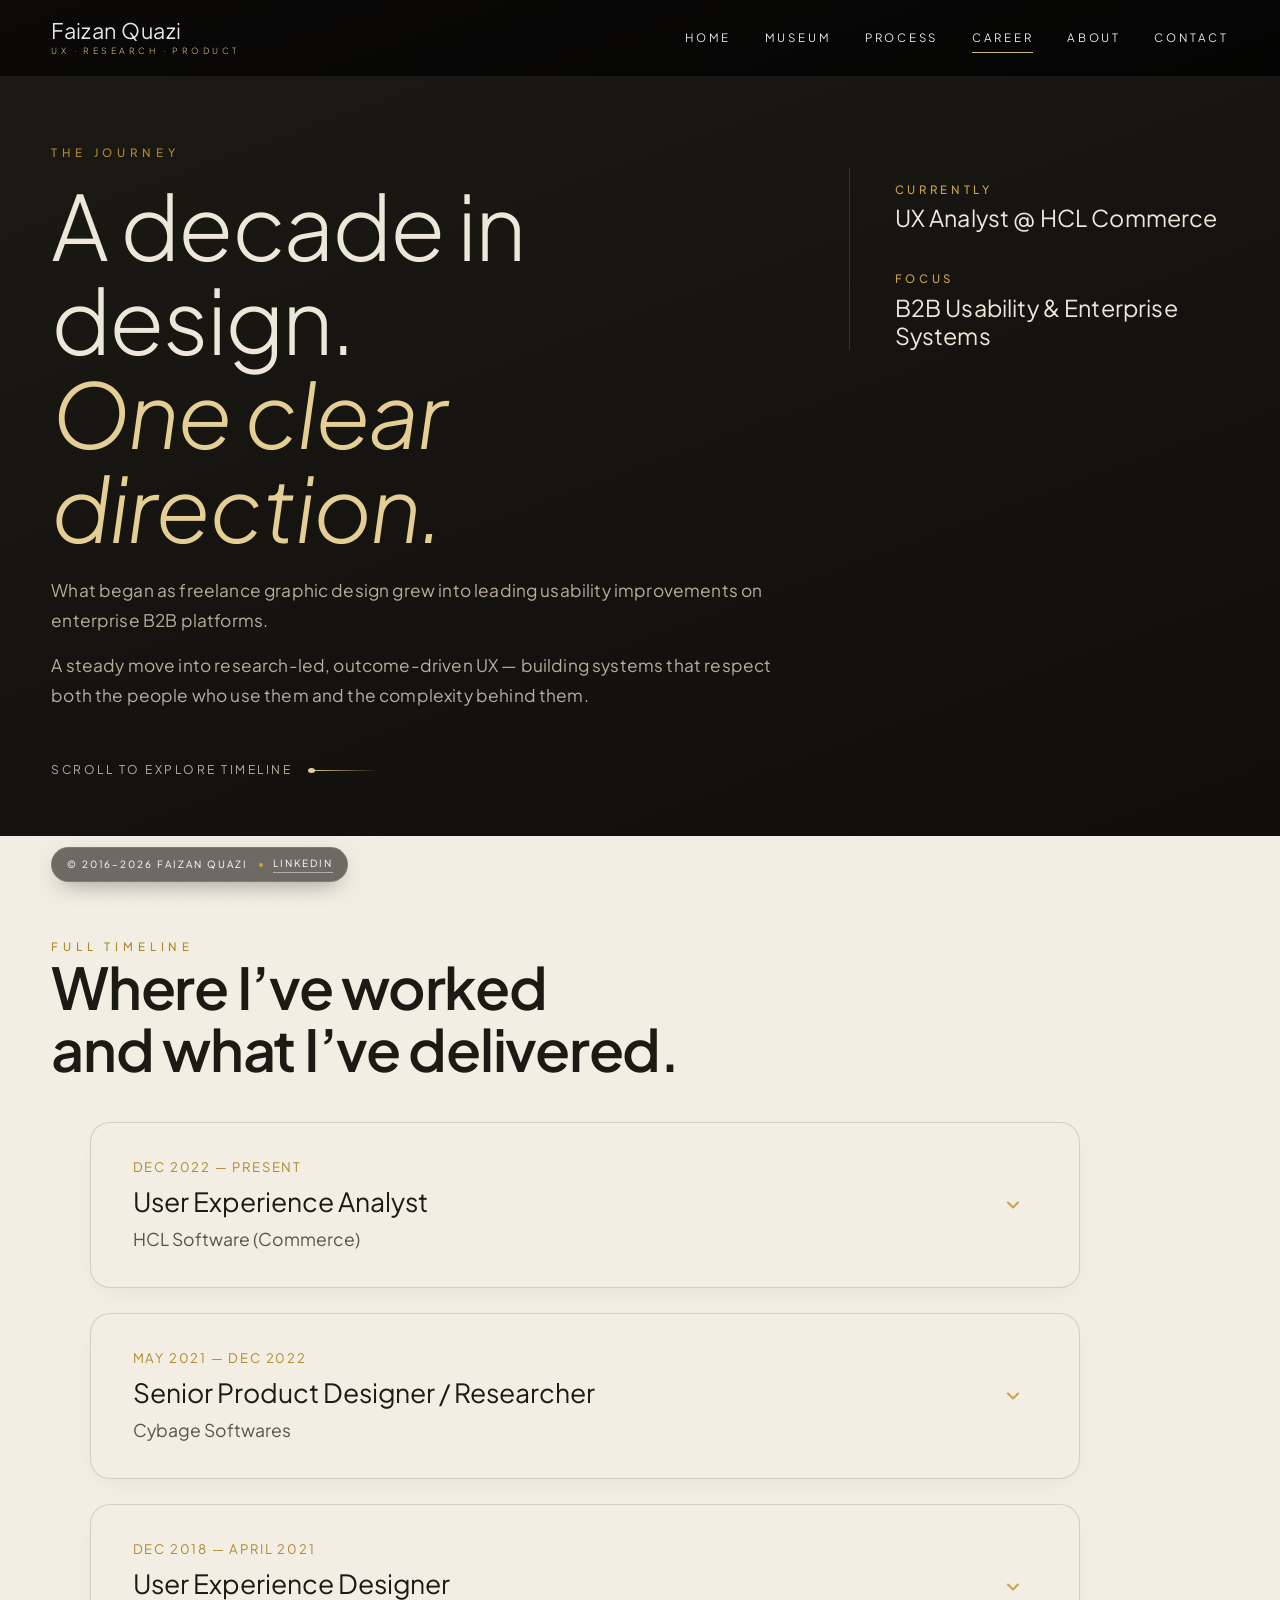
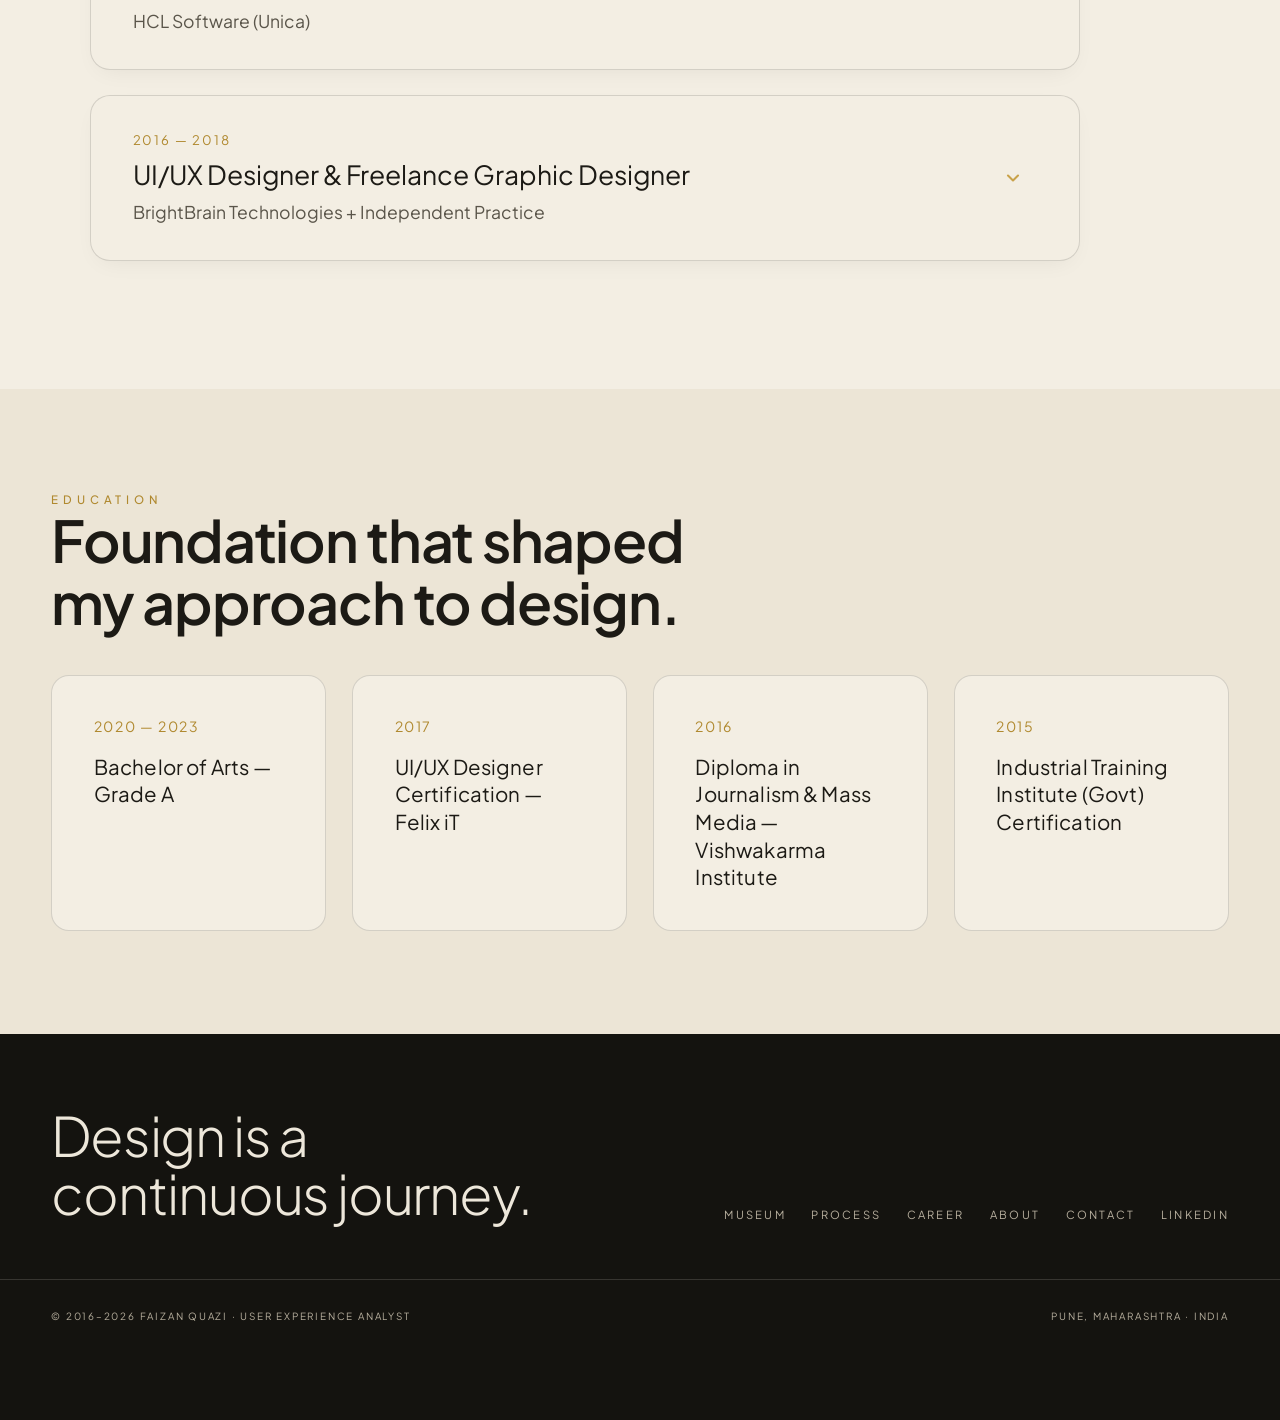
<file: careers.html>
<!DOCTYPE html>
<html lang="en">
<head>
    <meta charset="UTF-8">
    <meta name="viewport" content="width=device-width, initial-scale=1.0">
    <title>Career — Faizan Quazi</title>
    <meta name="description" content="Career journey of Faizan Quazi — User Experience Analyst with 8+ years in enterprise UX.">
    <link rel="preconnect" href="https://fonts.googleapis.com">
    <link rel="preconnect" href="https://fonts.gstatic.com" crossorigin>
    <link href="https://fonts.googleapis.com/css2?family=Plus+Jakarta+Sans:ital,wght@0,300;0,400;0,500;0,600;0,700;1,400;1,500;1,600&display=swap" rel="stylesheet">
    <link rel="stylesheet" href="styles.css">
</head>
<body>

<header class="nav">
  <a class="nav__brand" href="index.html">Faizan&nbsp;Quazi<small>UX · Research · Product</small></a>
  <button class="nav__burger" aria-label="Menu"><span></span><span></span><span></span></button>
  <nav class="nav__links">
    <a href="index.html">Home</a>
    <a href="work.html">Museum</a>
    <a href="process.html">Process</a>
    <a href="careers.html" class="active">Career</a>
    <a href="about.html">About</a>
    <a href="contact.html">Contact</a>
  </nav>
</header>

<div class="page">

<!-- HERO - Premium Calm Version -->
<section class="page-hero page-hero--premium">
  <div class="page-hero__in">
    
    <div class="hero-grid">
      
      <!-- LEFT: Main Text -->
      <div class="hero-content">
        <p class="eyebrow reveal in">THE JOURNEY</p>
        
        <h1 class="reveal in" data-d="1">
          A decade in design.<br>
          <span class="highlight">One clear direction.</span>
        </h1>
        
        <div class="lede reveal in" data-d="2">
          <p>What began as freelance graphic design grew into leading usability improvements on enterprise B2B platforms.</p>
          <p>A steady move into research-led, outcome-driven UX — building systems that respect both the people who use them and the complexity behind them.</p>
        </div>
      </div>
      
      <!-- RIGHT: Currently + Focus -->
      <div class="hero-meta reveal in" data-d="3">
        <div class="meta-item">
          <span class="meta-label">Currently</span>
          <span class="meta-value">UX Analyst @ HCL Commerce</span>
        </div>
        <div class="meta-item">
          <span class="meta-label">Focus</span>
          <span class="meta-value">B2B Usability &amp; Enterprise Systems</span>
        </div>
      </div>
      
    </div>
    
    <!-- Scroll Prompt (Bottom) -->
    <div class="hero-scroll reveal in" data-d="4">
      <span class="scroll-text">Scroll to explore timeline</span>
      <div class="scroll-line"></div>
    </div>
    
  </div>
</section>

  <!-- TIMELINE - Premium Expandable Cards -->
  <section class="section">
    <div class="section__head reveal">
      <div>
        <p class="eyebrow">Full Timeline</p>
        <h2>Where I’ve worked<br>and what I’ve delivered.</h2>
      </div>
    </div>

    <div class="full-timeline reveal" data-d="1">

      <!-- HCL Commerce -->
      <div class="timeline-card">
        <button class="timeline-header" aria-expanded="false">
          <div class="timeline-header-left">
            <span class="period">Dec 2022 — Present</span>
            <span class="role">User Experience Analyst</span>
            <span class="company">HCL Software (Commerce)</span>
          </div>
          <div class="timeline-chevron">
            <svg width="20" height="20" viewBox="0 0 24 24" fill="none" stroke="currentColor" stroke-width="2.5" stroke-linecap="round" stroke-linejoin="round">
              <polyline points="6 9 12 15 18 9"></polyline>
            </svg>
          </div>
        </button>
        <div class="timeline-body">
          <p>Rehired to drive usability improvements across the HCL Commerce B2B platform. Focused on simplifying complex enterprise workflows, reducing friction in procurement and order management journeys, and making dense data interfaces more intuitive for business users.</p>
          <ul>
            <li>Leading end-to-end usability audits and redesign initiatives on core Commerce modules.</li>
            <li>Collaborating closely with product, engineering, and client stakeholders to prioritize and ship high-impact improvements.</li>
            <li>Translating complex B2B requirements into clear, testable design solutions.</li>
          </ul>
        </div>
      </div>

      <!-- Cybage -->
      <div class="timeline-card">
        <button class="timeline-header" aria-expanded="false">
          <div class="timeline-header-left">
            <span class="period">May 2021 — Dec 2022</span>
            <span class="role">Senior Product Designer / Researcher</span>
            <span class="company">Cybage Softwares</span>
          </div>
          <div class="timeline-chevron">
            <svg width="20" height="20" viewBox="0 0 24 24" fill="none" stroke="currentColor" stroke-width="2.5" stroke-linecap="round" stroke-linejoin="round">
              <polyline points="6 9 12 15 18 9"></polyline>
            </svg>
          </div>
        </button>
        <div class="timeline-body">
          <p>Owned the full research-to-design cycle on enterprise products. Conducted user interviews, synthesized segmented data, and delivered data-driven designs with detailed annotations. Worked shoulder-to-shoulder with PMs, designers, developers, and clients throughout the process.</p>
          <ul>
            <li>Performed user research, mind mapping, card sorting, and IA definition.</li>
            <li>Created personas, journey maps, wireframes, and high-fidelity prototypes using UCD process.</li>
            <li>Planned and facilitated usability testing sessions; iterated designs based on findings.</li>
            <li>Delivered production-ready design systems and component libraries.</li>
          </ul>
        </div>
      </div>

      <!-- HCL Unica -->
      <div class="timeline-card">
        <button class="timeline-header" aria-expanded="false">
          <div class="timeline-header-left">
            <span class="period">Dec 2018 — April 2021</span>
            <span class="role">User Experience Designer</span>
            <span class="company">HCL Software (Unica)</span>
          </div>
          <div class="timeline-chevron">
            <svg width="20" height="20" viewBox="0 0 24 24" fill="none" stroke="currentColor" stroke-width="2.5" stroke-linecap="round" stroke-linejoin="round">
              <polyline points="6 9 12 15 18 9"></polyline>
            </svg>
          </div>
        </button>
        <div class="timeline-body">
          <p>3.5 years designing experiences for the Unica Marketing Automation platform. Focused on understanding user psychology, improving complex task flows, and validating designs through testing.</p>
          <ul>
            <li>Gathered insights directly from client base and translated them into actionable design direction.</li>
            <li>Created mind maps, flowcharts, personas, wireframes, and interactive prototypes.</li>
            <li>Conducted usability testing and worked iteratively with cross-functional teams.</li>
          </ul>
        </div>
      </div>

      <!-- BrightBrain + Freelance -->
      <div class="timeline-card">
        <button class="timeline-header" aria-expanded="false">
          <div class="timeline-header-left">
            <span class="period">2016 — 2018</span>
            <span class="role">UI/UX Designer &amp; Freelance Graphic Designer</span>
            <span class="company">BrightBrain Technologies + Independent Practice</span>
          </div>
          <div class="timeline-chevron">
            <svg width="20" height="20" viewBox="0 0 24 24" fill="none" stroke="currentColor" stroke-width="2.5" stroke-linecap="round" stroke-linejoin="round">
              <polyline points="6 9 12 15 18 9"></polyline>
            </svg>
          </div>
        </button>
        <div class="timeline-body">
          <p>Built strong foundations in user research, wireframing, usability testing, and client communication. Worked with small businesses on branding and digital design while also contributing to product teams at BrightBrain.</p>
          <ul>
            <li>Conducted concept testing and usability sessions; gathered actionable feedback.</li>
            <li>Developed wireframes and task flows based on user needs and product goals.</li>
            <li>Pitched design solutions directly to potential clients.</li>
          </ul>
        </div>
      </div>

    </div>
  </section>

  <!-- EDUCATION -->
  <section class="section chapter--stone">
    <div style="max-width:var(--maxw); margin:0 auto;">
      <div class="section__head reveal">
        <div>
          <p class="eyebrow">Education</p>
          <h2>Foundation that shaped<br>my approach to design.</h2>
        </div>
      </div>

      <div class="education-grid reveal" data-d="1">
        <div class="edu-item">
          <span class="year">2020 — 2023</span>
          <span class="degree">Bachelor of Arts — Grade A</span>
        </div>
        <div class="edu-item">
          <span class="year">2017</span>
          <span class="degree">UI/UX Designer Certification — Felix iT</span>
        </div>
        <div class="edu-item">
          <span class="year">2016</span>
          <span class="degree">Diploma in Journalism &amp; Mass Media — Vishwakarma Institute</span>
        </div>
        <div class="edu-item">
          <span class="year">2015</span>
          <span class="degree">Industrial Training Institute (Govt) Certification</span>
        </div>
      </div>
    </div>
  </section>

  <footer class="foot">
    <div class="foot__in">
      <h3>Design is a<br>continuous journey.</h3>
      <nav class="foot__nav">
        <a href="work.html">Museum</a>
        <a href="process.html">Process</a>
        <a href="careers.html">Career</a>
        <a href="about.html">About</a>
        <a href="contact.html">Contact</a>
        <a href="https://www.linkedin.com/in/faizanquazi/" target="_blank" rel="noopener">LinkedIn</a>
      </nav>
    </div>
    <div class="foot__legal">
      <span>© 2016–2026 Faizan Quazi · User Experience Analyst</span>
      <span>Pune, Maharashtra · India</span>
    </div>
  </footer>

</div>

<div class="copyright">
  <span>© 2016–2026 Faizan Quazi</span><span class="dot"></span>
  <a href="https://www.linkedin.com/in/faizanquazi/" target="_blank" rel="noopener">LinkedIn</a>
</div>

<script src="script.js"></script>

<script>
// Premium Expandable Timeline Cards
document.addEventListener('DOMContentLoaded', function() {
  const timelineCards = document.querySelectorAll('.timeline-card');

  timelineCards.forEach(card => {
    const header = card.querySelector('.timeline-header');

    header.addEventListener('click', () => {
      const isOpen = card.classList.contains('open');

      // Close all other cards (accordion behavior)
      timelineCards.forEach(otherCard => {
        if (otherCard !== card) {
          otherCard.classList.remove('open');
          otherCard.querySelector('.timeline-header').setAttribute('aria-expanded', 'false');
        }
      });

      // Toggle current card
      if (isOpen) {
        card.classList.remove('open');
        header.setAttribute('aria-expanded', 'false');
      } else {
        card.classList.add('open');
        header.setAttribute('aria-expanded', 'true');
      }
    });
  });
});
</script>

</body>
</html>
</file>
<file: styles.css>
/* =====================================================================
   01 · DESIGN TOKENS
   ===================================================================== */
:root {
  --warm-white: #F3EEE3;
  --warm-white-2: #ECE5D6;
  --stone: #DAD2C2;
  --charcoal: #14130F;
  --charcoal-2: #211E18;
  --ink: #1C1A15;
  
  --gold: #B0892F;
  --gold-soft: #C9A24A;
  --gold-pale: #E4CE93;
  --silver: #B7BBC0;
  --silver-soft: #CBCED2;
  --ocean: #6E97A8;
  --ocean-deep: #3F6675;
  --ocean-pale: #AFC9D2;
  
  --text: #1C1A15;
  --text-soft: #5A554A;
  --text-faint: #8A8478;
  --on-dark: #EDE7DA;
  --on-dark-soft: #B6AE9D;
  
  /* Updated fonts - more consistent & modern */
  --display: "Plus Jakarta Sans", "Helvetica Neue", Arial, sans-serif;
  --ui: "Plus Jakarta Sans", "Helvetica Neue", Arial, sans-serif;
  
  --gut: clamp(1.25rem, 4vw, 4rem);
  --maxw: 1500px;
  --ease: cubic-bezier(.7, 0, .2, 1);
  --ease-ui: cubic-bezier(.4, 0, .2, 1);
  --line: rgba(20, 19, 15, .14);
  --line-d: rgba(237, 231, 218, .16);
}

/* =====================================================================
   02 · RESET & BASE
   ===================================================================== */
*,*::before,*::after{ box-sizing:border-box; margin:0; padding:0; }
html{ -webkit-text-size-adjust:100%; scroll-behavior:smooth; }
body{
  font-family:var(--ui); background:var(--warm-white); color:var(--text);
  line-height:1.55; letter-spacing:.01em;
  -webkit-font-smoothing:antialiased; text-rendering:optimizeLegibility; overflow-x:hidden;
}
img,video{ display:block; max-width:100%; }
a{ color:inherit; text-decoration:none; }
button{ font:inherit; color:inherit; cursor:pointer; background:none; border:none; }
ul{ list-style:none; }
h1,h2,h3,h4{ 
  font-family:var(--display); 
  font-weight:600; 
  line-height:1.08; 
  letter-spacing:-.022em; 
}
body::before{
  content:""; position:fixed; inset:0; z-index:0; pointer-events:none;
  background-image:radial-gradient(rgba(20,19,15,.025) 1px, transparent 1px);
  background-size:3px 3px; opacity:.6;
}

/* =====================================================================
   03 · SHARED ATOMS
   ===================================================================== */
.eyebrow{ font-size:.72rem; letter-spacing:.42em; text-transform:uppercase; color:var(--gold); font-weight:500; }
.eyebrow--ocean{ color:var(--ocean-deep); }
.rule{ height:1px; background:var(--line); border:0; }
.gold-line{ height:1px; width:64px; background:linear-gradient(90deg,var(--gold),transparent); }

.btn{
  display:inline-flex; align-items:center; gap:.7em;
  font-family:var(--ui); font-size:.78rem; letter-spacing:.22em; text-transform:uppercase;
  padding:1.05em 2.1em; border:1px solid var(--charcoal);
  position:relative; overflow:hidden; transition:color .5s var(--ease); z-index:0;
}
.btn::after{ content:""; position:absolute; inset:0; z-index:-1; background:var(--charcoal);
  transform:translateY(101%); transition:transform .5s var(--ease); }
.btn:hover{ color:var(--warm-white); }
.btn:hover::after{ transform:translateY(0); }
.btn--gold{ border-color:var(--gold); color:var(--gold); border-width:1.5px;
  padding:1.1em 2.4em; font-size:.82rem; letter-spacing:.24em; }
.btn--gold::after{ background:var(--gold); }
.btn--gold:hover{ color:var(--charcoal); }
.btn--light{ border-color:var(--on-dark); color:var(--on-dark); }
.btn--light::after{ background:var(--on-dark); }
.btn--light:hover{ color:var(--charcoal); }
.btn--outline{ border:1px solid #1C1A15; color:#1C1A15; }
.btn--outline:hover{ background:#1C1A15; color:#f8f4eb; }
.btn .arr{ transition:transform .4s var(--ease); }
.btn:hover .arr{ transform:translateX(4px); }

/* =====================================================================
   04 · MEDIA PLACEHOLDER SYSTEM
   ===================================================================== */
.media{ position:relative; overflow:hidden; background:var(--warm-white-2); }
.media img,.media video{ width:100%; height:100%; object-fit:cover; }
.media__ph{
  position:absolute; inset:0; display:flex; flex-direction:column;
  align-items:center; justify-content:center; gap:.7rem; text-align:center;
  padding:1.2rem; background:linear-gradient(135deg, var(--warm-white-2), var(--stone));
  border:1px dashed var(--gold-soft); color:var(--text-soft);
}
.media__ph::before{ content:""; position:absolute; inset:0; opacity:.5;
  background:repeating-linear-gradient(45deg,transparent 0 18px,rgba(176,137,47,.06) 18px 19px); }
.media__ph .tag{ font-size:.6rem; letter-spacing:.32em; text-transform:uppercase; color:var(--gold); }
.media__ph .file{ font-family:var(--ui); font-size:.78rem; letter-spacing:.05em; color:var(--text-soft);
  word-break:break-all; max-width:90%; }
.media__ph .ico{ width:30px; height:30px; border:1.5px solid var(--gold-soft); border-radius:50%;
  display:grid; place-items:center; color:var(--gold); font-size:.85rem; }
.media.is-loaded .media__ph{ display:none; }
.media--dark .media__ph{ background:linear-gradient(135deg,#23211b,#16140f); color:var(--on-dark-soft); }

/* =====================================================================
   05 · NAVIGATION  (single consolidated definition)
   ===================================================================== */
.nav{
  position:fixed; top:0; left:0; right:0; z-index:110;
  display:flex; align-items:center; justify-content:space-between;
  padding:1.25rem var(--gut); color:#fff;
  background:rgba(20,19,15,.92);
  -webkit-backdrop-filter:blur(0px); backdrop-filter:blur(0px);
  mix-blend-mode:difference;
  transition:transform .5s var(--ease-ui), background .4s ease,
             backdrop-filter .4s ease, padding .4s ease, font-size .3s ease;
  will-change:transform;
}
.nav.scrolled{
  background:rgba(20,19,15,.78);
  -webkit-backdrop-filter:blur(14px); backdrop-filter:blur(14px);
  mix-blend-mode:normal;
  box-shadow:0 6px 25px -12px rgba(0,0,0,.35);
  padding:.65rem var(--gut);
}
.nav.scrolled .nav__brand{ font-size:1.15rem; }
.nav.scrolled .nav__brand small{ font-size:.48rem; margin-top:.18rem; }
.nav.scrolled .nav__links a{ font-size:.66rem; letter-spacing:.26em; }
.nav.scrolled .nav__brand,
.nav.scrolled .nav__links a{ opacity:.92; }
.nav--hidden{ transform:translateY(-120%); pointer-events:none; }
.nav:not(.nav--hidden){ transform:translateY(0); }

.nav__brand{ font-family:var(--display); font-size:1.35rem; letter-spacing:.02em; line-height:1; }
.nav__brand small{ display:block; font-family:var(--ui); font-size:.54rem; letter-spacing:.4em;
  text-transform:uppercase; color:var(--gold-pale); margin-top:.35rem; }
.nav__links{ display:flex; gap:2.1rem; align-items:center; }
.nav__links a{ font-size:.72rem; letter-spacing:.24em; text-transform:uppercase; position:relative; }
.nav__links a::after{ content:""; position:absolute; left:0; bottom:-6px; width:0; height:1px;
  background:var(--gold-pale); transition:width .4s var(--ease); }
.nav__links a:hover::after,.nav__links a.active::after{ width:100%; }
.nav__burger{ display:none; flex-direction:column; gap:5px; width:26px; }
.nav__burger span{ height:1.5px; background:#fff; transition:.4s var(--ease); }

/* =====================================================================
   06 · COPYRIGHT BADGE  (corner, every page)
   ===================================================================== */
.copyright{
  position:fixed; left:var(--gut); bottom:1.1rem; z-index:120;
  display:flex; align-items:center; gap:.65rem; mix-blend-mode:difference;
  font-size:.62rem; letter-spacing:.2em; text-transform:uppercase; color:#fff;
}
.copyright a{ border-bottom:1px solid rgba(255,255,255,.4); padding-bottom:1px; }
.copyright a:hover{ color:var(--gold-pale); }
.copyright .dot{ width:4px; height:4px; border-radius:50%; background:var(--gold-soft); }
/* Floating Copyright Chip - All Pages */

.copyright {
  mix-blend-mode: normal;
  color: #fff;
  
  background: rgba(20, 19, 15, .6);
  -webkit-backdrop-filter: blur(10px);
  backdrop-filter: blur(10px);
  
  padding: .5rem .9rem;
  border-radius: 50px;
  
  border: 1px solid rgba(237, 231, 218, .14);
  box-shadow: 0 8px 24px -10px rgba(0, 0, 0, .55);
  
  transition:
    opacity .35s ease,
    transform .35s ease,
    filter .35s ease;
}

.copyright a {
  color: #fff;
  border-bottom-color: rgba(255, 255, 255, .45);
}

.copyright a:hover {
  color: var(--gold-pale);
}
.copyright.footer-visible {
  opacity: 0;
  transform: translateY(12px);
  pointer-events: none;
}
/* =====================================================================
   07 · HORIZONTAL CHAPTER PAGER  (index)
   ===================================================================== */
.pager{ position:fixed; inset:0; overflow:hidden; z-index:1; }
.pager__track{ display:flex; height:100%; will-change:transform; transition:transform 1s var(--ease); }
.chapter{ flex:0 0 100vw; width:100vw; height:100vh; height:100dvh; position:relative; overflow:hidden; }
.chapter__inner{
  position:relative; z-index:2; height:100%;
  display:flex; flex-direction:column; justify-content:flex-start;
  padding:7rem var(--gut) 5rem; max-width:var(--maxw); margin:0 auto;
}
.chapter__no{
  position:absolute; top:6.5rem; right:var(--gut); z-index:3;
  font-family:var(--display); font-size:clamp(3rem,9vw,7rem); line-height:.8;
  color:transparent; -webkit-text-stroke:1px var(--gold-soft); opacity:.5;
}
.chapter--dark .chapter__no{ -webkit-text-stroke-color:rgba(228,206,147,.45); }
.chapter--light{ background:var(--warm-white); color:var(--text); }
.chapter--stone{ background:var(--warm-white-2); }
.chapter--dark{ background:var(--charcoal); color:var(--on-dark); }
.chapter--ocean{ background:linear-gradient(160deg,#dfe9ec,#cdddE2 70%,#bcd2d8); }
.chapter h2{ font-size:clamp(2.4rem,6vw,4.6rem); }
.chapter .lede{ max-width:52ch; color:var(--text-soft); font-size:1.05rem; }
.chapter--dark .lede{ color:var(--on-dark-soft); }

.pager-dots{ position:fixed; right:1.3rem; top:50%; transform:translateY(-50%);
  z-index:115; display:flex; flex-direction:column; gap:1rem; mix-blend-mode:difference; }
.pager-dots button{ width:9px; height:9px; border:1px solid #fff; border-radius:50%; transition:.4s var(--ease); }
.pager-dots button.active{ background:#fff; transform:scale(1.25); }
.pager-progress{ position:fixed; left:0; top:0; height:2px; width:0; background:var(--gold);
  z-index:130; transition:width .9s var(--ease); }
.swipe-hint{ position:fixed; bottom:1.2rem; right:var(--gut); z-index:115;
  display:flex; align-items:center; gap:.7rem; mix-blend-mode:difference; color:#fff;
  font-size:.6rem; letter-spacing:.28em; text-transform:uppercase; }
.swipe-hint .ln{ width:46px; height:1px; background:#fff; position:relative; overflow:hidden; }
.swipe-hint .ln::after{ content:""; position:absolute; inset:0; width:40%;
  background:var(--gold-pale); animation:swipe 2.4s var(--ease) infinite; }
@keyframes swipe{ 0%{transform:translateX(-120%)} 60%,100%{transform:translateX(280%)} }

/* =====================================================================
   CHAPTER 01 · HERO  (HD orca still → click-to-play video)
   ===================================================================== */
.hero{ background:var(--charcoal); color:var(--on-dark); }
.hero .media{ position:absolute; inset:0; z-index:0; }
.hero .media::after{ content:""; position:absolute; inset:0;
  background:linear-gradient(180deg,rgba(10,12,14,.55),rgba(10,12,14,.78)); }
.hero .chapter__inner{ justify-content:flex-end; padding-bottom:6.5rem; }

.hero-media img,
.hero-media video{ position:absolute; inset:0; width:100%; height:100%;
  object-fit:cover; object-position:center 45%; }
  .hero-media picture {
  position: absolute;
  inset: 0;
  width: 100%;
  height: 100%;
}
.hero-media .hero-poster{ z-index:0; }
.hero-media video{ z-index:1; opacity:0; transition:opacity .8s var(--ease); }
.hero-media.playing video{ opacity:1; }

.hero h1{ font-size:clamp(2.3rem, min(10.5vw, 13vh), 8rem); font-weight:300;
  color:var(--on-dark); letter-spacing:-.02em; line-height:.98; }
.hero h1 em{ font-style:italic; color:var(--gold-pale); }
.hero .role{ font-size:.82rem; letter-spacing:.4em; text-transform:uppercase;
  color:var(--ocean-pale); margin:1.4rem 0 .4rem; }
.hero .lede{ max-width:46ch; color:var(--on-dark-soft);
  font-size:clamp(.92rem, 1.1vw, 1.05rem); margin-top:1.2rem; }
.hero .hero__meta{ display:flex; gap:2.4rem; margin-top:2.4rem; flex-wrap:wrap; }
.hero .hero__meta div span{ display:block; }
.hero .hero__meta .k{ font-size:.62rem; letter-spacing:.3em; text-transform:uppercase; color:var(--gold-soft); }
.hero .hero__meta .v{ font-family:var(--display); font-size:1.3rem; }

/* play button — base centered; the breakpoints below move it to the
   lower-right "open water" position on every real screen */
.hero-play{
  position:absolute; top:46%; left:50%; transform:translate(-50%,-50%);
  z-index:5; width:clamp(62px, 6vw, 90px); height:clamp(62px, 6vw, 90px);
  border-radius:50%; display:grid; place-items:center; cursor:pointer;
  color:var(--gold-pale); background:rgba(237,231,218,.06);
  -webkit-backdrop-filter:blur(4px); backdrop-filter:blur(4px);
  border:1px solid rgba(228,206,147,.65);
  transition:transform .4s var(--ease), background .4s var(--ease),
             color .4s var(--ease), opacity .4s var(--ease);
}
.hero-play:hover{ background:var(--gold-pale); border-color:var(--gold-pale);
  color:var(--charcoal); transform:translate(-50%,-50%) scale(1.06); }
.hero-play svg{ width:clamp(20px, 2vw, 28px); height:auto; margin-left:4px; }
.hero-play::before{ content:"Play the film"; position:absolute; left:50%; top:calc(100% + 14px);
  transform:translateX(-50%); white-space:nowrap; font-family:var(--ui); font-size:.58rem;
  letter-spacing:.34em; text-transform:uppercase; color:var(--on-dark-soft); }
.hero-play::after{ content:""; position:absolute; inset:-12px; border-radius:50%;
  border:1px solid rgba(237,231,218,.30); animation:heroPulse 2.6s var(--ease) infinite; }
@keyframes heroPulse{ 0%{transform:scale(1);opacity:.6} 70%,100%{transform:scale(1.4);opacity:0} }
.hero-media.playing ~ .hero-play{ opacity:0; pointer-events:none; }

/* =====================================================================
   CHAPTER 02 · MUSEUM  (scrolls internally; finished project tiles)
   ===================================================================== */
.chapter--light .chapter__inner{
  height:100% !important; min-height:0 !important;
  overflow-y:auto; -webkit-overflow-scrolling:touch;
  justify-content:flex-start; scroll-behavior:smooth;
  padding-top:7rem; padding-bottom:8.5rem;
  scrollbar-width:thin; scrollbar-color:var(--gold-soft) transparent;
}
.chapter--light .chapter__inner::-webkit-scrollbar{ width:5px; }
.chapter--light .chapter__inner::-webkit-scrollbar-thumb{ background:var(--gold-soft); border-radius:4px; }
.chapter--light .chapter__inner::-webkit-scrollbar-track{ background:transparent; }
.chapter--light .proj-grid,
.chapter--light .proj-card,
.chapter--light .media{ pointer-events:auto; }

.proj-grid{ display:grid; grid-template-columns:repeat(3,1fr); gap:1.4rem; margin-top:2.6rem; }
.proj-card{ display:block; position:relative; cursor:pointer; transition:transform .45s var(--ease); }
.proj-card:hover{ transform:translateY(-8px); }
.proj-card .media{ aspect-ratio:16/10; border:1px solid var(--line); border-radius:6px;
  box-shadow:0 18px 40px -28px rgba(20,19,15,.45); transition:box-shadow .45s var(--ease); }
.proj-card:hover .media{ box-shadow:0 34px 60px -30px rgba(20,19,15,.55); }
.proj-card .media::after{ content:""; position:absolute; inset:0; background:rgba(20,19,15,0);
  transition:background .5s var(--ease); }
.proj-card:hover .media::after{ background:rgba(20,19,15,.12); }
.proj-card__body{ padding:1.3rem 0 0; }
.proj-card__body .tag{ display:block; margin-bottom:.5rem; font-size:.62rem; letter-spacing:.26em;
  text-transform:uppercase; color:var(--gold); }
.proj-card__body h3{ font-size:1.5rem; line-height:1.1; margin:0 0 .55rem; color:var(--text); }
.proj-card__body p{ font-size:.92rem; line-height:1.55; color:var(--text-soft); margin:0 0 1rem; max-width:34ch; }
.proj-card__body .arr{ display:inline-flex; align-items:center; gap:.45em; font-size:.64rem;
  letter-spacing:.22em; text-transform:uppercase; color:var(--gold);
  transition:gap .35s var(--ease), color .35s var(--ease); }
.proj-card:hover .proj-card__body .arr{ gap:.85em; color:var(--gold-soft); }
.proj-card.process-tile .proj-card__body .tag,
.proj-card.process-tile .proj-card__body .arr{ color:var(--ocean-deep); }
.ch2-end-hint{ text-align:center; margin-top:1.4rem; font-size:.6rem; letter-spacing:.3em;
  text-transform:uppercase; color:var(--gold); opacity:.7; }

/* =====================================================================
   08 · CHAPTER 03 · CAREER TIMELINE (index)
   ===================================================================== */
.career-timeline{ display:flex; align-items:stretch; gap:2.2rem;
  margin-top:3rem; border-top:1px solid rgba(237,231,218,0.15); padding-top:2.6rem; }
.career-item{ flex:1 1 0; min-width:0; }
.career-item{ position:relative; padding:1.5rem 1.7rem 1.7rem; border:1px solid rgba(237,231,218,0.12);
  border-radius:14px; background:rgba(20,19,15,0.35); transition:all .4s var(--ease); }
.career-item:hover{ border-color:var(--gold-soft); background:rgba(20,19,15,0.55);
  transform:translateY(-5px); box-shadow:0 20px 45px -15px rgba(0,0,0,0.3); }
.career-item.current{ border-color:var(--gold); background:rgba(176,137,47,0.07); }
.career-year{ font-family:var(--display); font-size:1.6rem; color:var(--gold-pale);
  margin-bottom:.65rem; letter-spacing:-.02em; }
.career-role .company{ display:block; font-size:1.08rem; color:var(--on-dark); font-weight:500; }
.career-role .title{ display:block; font-size:.82rem; color:var(--on-dark-soft);
  letter-spacing:.015em; margin-top:.3rem; }

/* =====================================================================
   09 · CHAPTER 04 · EXPERTISE GRID (index)
   ===================================================================== */
.about-preview{ display:grid; grid-template-columns:55% 45%; gap:4rem; align-items:center; }
.bigquote{ font-family:var(--display); font-size:clamp(1.8rem,4.2vw,3.4rem);
  font-style:italic; line-height:1.18; max-width:20ch; }
.bigquote .src{ display:block; font-family:var(--ui); font-style:normal; font-size:.7rem;
  letter-spacing:.26em; text-transform:uppercase; color:var(--gold); margin-top:1.6rem; }

.expertise-grid{ display:grid; grid-template-columns:repeat(2, 1fr); gap:1.1rem; }
.expertise-card{ display:flex; align-items:center; gap:1.1rem; padding:1.35rem 1.5rem;
  background:rgba(255,255,255,0.55); border:1px solid rgba(20,19,15,0.08); border-radius:14px;
  transition:all .4s var(--ease); position:relative; overflow:hidden; min-width:0; }
.expertise-card:hover{ background:rgba(255,255,255,0.85); border-color:var(--gold-soft);
  transform:translateY(-6px); box-shadow:0 25px 55px -20px rgba(20,19,15,0.18); }
.expertise-card::after{ content:''; position:absolute; top:-50%; left:-100%; width:50%; height:200%;
  background:linear-gradient(120deg, transparent, rgba(255,255,255,0.6), transparent); transition:left .6s; }
.expertise-card:hover::after{ left:250%; }
.expertise-icon{
  /* NO container — the 3D PNG is the icon. Just a sized, transparent box. */
  width:60px; height:60px; flex-shrink:0;
  display:grid; place-items:center;
  background:none; border:0; border-radius:0; box-shadow:none; overflow:visible;
}
.expertise-card:hover .expertise-icon{ transform:none; }
.expertise-icon .ico-placeholder{ font-size:1.65rem; opacity:.85; }
.expertise-content{ display:flex; flex-direction:column; min-width:0; }
.expertise-content .num{ font-size:.68rem; letter-spacing:.32em; text-transform:uppercase;
  color:var(--gold); margin-bottom:.25rem; }
.expertise-content .title{ font-family:var(--display); font-size:1.22rem; color:var(--text);
  line-height:1.15; overflow-wrap:anywhere; }
.expertise-card.tool{ background:rgba(255,255,255,0.7); }
.expertise-card.tool:hover{ background:rgba(255,255,255,0.95); }

.contact-flex{ display:grid; grid-template-columns:1.1fr .9fr; gap:4rem; margin-top:2.4rem; align-items:end; }

/* =====================================================================
   10 · CHAPTER 05 · CONTACT  (bright, map background)
   ===================================================================== */
.chapter--contact{ background:#f8f4eb; color:#1C1A15; position:relative; overflow:hidden; }
.chapter--contact .chapter__no{ color:rgba(20,19,15,0.08); -webkit-text-stroke-color:rgba(176,137,47,0.15); }
.contact-bg-map{ position:absolute; inset:0; z-index:0; opacity:.45; }
.contact-bg-map img{ width:100%; height:100%; object-fit:cover; filter:grayscale(15%) contrast(1.06); }
.contact-bg-overlay{ position:absolute; inset:0; z-index:1;
  background:linear-gradient(to bottom,
    rgba(248,244,235,.40) 0%, rgba(248,244,235,.58) 50%, rgba(248,244,235,.74) 100%); }
.chapter--contact .chapter__inner{ position:relative; z-index:2; display:flex; align-items:center; min-height:100dvh; }
.contact-content{ max-width:820px; }
.chapter--contact h2{ font-size:clamp(3.2rem, 7vw, 5.8rem); color:#1C1A15; margin-bottom:1.2rem; }
.chapter--contact .contact-list{ margin-bottom:2.5rem; }
.chapter--contact .contact-list .k{ color:#8a7f65; }
.chapter--contact .contact-list .v{ color:#1C1A15; font-size:1.35rem; }
.chapter--contact .lede{ color:#4a4539; max-width:42ch; }
.contact-buttons{ display:flex; gap:1rem; flex-wrap:wrap; margin-top:1.8rem; }
.contact-list li{ padding:1.1rem 0; border-bottom:1px solid var(--line); display:flex;
  justify-content:space-between; gap:1rem; align-items:center; }
.contact-list .k{ font-size:.66rem; letter-spacing:.28em; text-transform:uppercase; color:var(--gold-soft); }
.contact-list .v{ font-family:var(--display); font-size:1.2rem; color:var(--text); transition:color .3s ease; }
.contact-list a.v:hover{ color:var(--gold); }

/* =====================================================================
   11 · STANDARD (vertical) PAGE SHELL — sub-pages
   ===================================================================== */
.page{ position:relative; z-index:1; }
.page-hero{ min-height:64vh; display:flex; flex-direction:column; justify-content:flex-end;
  padding:9rem var(--gut) 3.5rem; background:var(--charcoal); color:var(--on-dark);
  position:relative; overflow:hidden; }
.page-hero .media{ position:absolute; inset:0; z-index:0; }
.page-hero .media::after{ content:""; position:absolute; inset:0;
  background:linear-gradient(180deg,rgba(10,12,14,.5),rgba(10,12,14,.82)); }
.page-hero__in{ position:relative; z-index:2; max-width:var(--maxw); margin:0 auto; width:100%; }
.page-hero h1{ font-size:clamp(2.8rem,8vw,7rem); font-weight:300; color:var(--on-dark); margin-top:1rem; }
.page-hero h1 em{ font-style:italic; color:var(--gold-pale); }
.page-hero .lede{ max-width:54ch; color:var(--on-dark-soft); margin-top:1.4rem; font-size:1.05rem; }
.section{ max-width:var(--maxw); margin:0 auto; padding:clamp(3.5rem,8vw,7rem) var(--gut); }
.section__head{ display:flex; align-items:flex-end; justify-content:space-between;
  gap:2rem; flex-wrap:wrap; margin-bottom:2.6rem; }
.section__head h2{ font-size:clamp(2rem,5vw,3.6rem); }

/* =====================================================================
   12 · WORK MUSEUM
   ===================================================================== */
.museum-intro{ display:grid; grid-template-columns:1fr 1fr; gap:3rem; align-items:center; }
.gallery{ position:relative; }
.gallery__head{ display:flex; align-items:baseline; gap:1.4rem; margin-bottom:1.4rem;
  padding-top:2.4rem; border-top:1px solid var(--line); }
.gallery__head .no{ font-family:var(--display); font-size:1.6rem; color:var(--gold); }
.gallery__head h3{ font-size:clamp(1.6rem,3.6vw,2.6rem); }
.gallery__head .tag{ margin-left:auto; font-size:.64rem; letter-spacing:.24em; text-transform:uppercase; color:var(--ocean-deep); }
.gallery__lede{ color:var(--text-soft); max-width:62ch; margin-bottom:1.6rem; }
.strip{ display:flex; gap:1.2rem; overflow-x:auto; padding-bottom:1.4rem;
  scroll-snap-type:x mandatory; -webkit-overflow-scrolling:touch; }
.strip::-webkit-scrollbar{ height:4px; }
.strip::-webkit-scrollbar-thumb{ background:var(--gold-soft); }
.strip::-webkit-scrollbar-track{ background:var(--stone); }
.plate{ flex:0 0 min(78vw,520px); scroll-snap-align:start; }
.plate .media{ aspect-ratio:16/10; border:1px solid var(--line); box-shadow:0 30px 50px -38px rgba(20,19,15,.5); }
.plate__cap{ display:flex; justify-content:space-between; gap:1rem; margin-top:.9rem;
  padding-top:.7rem; border-top:1px solid var(--line); }
.plate__cap .t{ font-family:var(--display); font-size:1.2rem; }
.plate__cap .n{ font-size:.62rem; letter-spacing:.24em; text-transform:uppercase; color:var(--gold); }
.plate__cap .desc{ font-size:.82rem; color:var(--text-soft); margin-top:.25rem; max-width:40ch; }

/* =====================================================================
   13 · CAREERS PAGE TIMELINE
   ===================================================================== */
.timeline-wrap{ overflow-x:auto; padding-bottom:2rem; scroll-snap-type:x proximity; }
.timeline{ display:flex; min-width:min-content; border-top:1px solid var(--line); margin-top:1rem; }
.tnode{ flex:0 0 clamp(280px,30vw,420px); padding:2.4rem 2.2rem 0; position:relative;
  border-right:1px solid var(--line); scroll-snap-align:start; }
.tnode::before{ content:""; position:absolute; top:-5px; left:2.2rem; width:9px; height:9px;
  border-radius:50%; background:var(--gold); }
.tnode .yr{ font-family:var(--display); font-size:2.1rem; color:var(--gold); }
.tnode .dur{ font-size:.6rem; letter-spacing:.24em; text-transform:uppercase; color:var(--ocean-deep); margin:.3rem 0 1.1rem; }
.tnode h3{ font-size:1.4rem; }
.tnode .co{ font-size:.7rem; letter-spacing:.2em; text-transform:uppercase; color:var(--text-faint); margin-top:.4rem; }
.tnode p{ font-size:.92rem; color:var(--text-soft); margin-top:1rem; }
.tnode ul.dots{ margin-top:1rem; }
.tnode ul.dots li{ font-size:.85rem; color:var(--text-soft); padding-left:1rem; position:relative; margin-bottom:.4rem; }
.tnode ul.dots li::before{ content:""; position:absolute; left:0; top:.6em; width:5px; height:1px; background:var(--gold); }

.timeline-card{ position:relative; background:var(--warm-white); border:1px solid var(--line);
  border-radius:20px; margin-bottom:1.6rem; width:min(1100px, 90%); overflow:hidden;
  box-shadow:0 8px 25px -10px rgba(20,19,15,0.08); transition:all .4s var(--ease-ui); }
.timeline-card:hover{ box-shadow:0 20px 45px -12px rgba(20,19,15,0.12); transform:translateY(-4px); border-color:var(--gold-soft); }
.timeline-card:hover::before{ content:''; position:absolute; left:0; top:0; bottom:0; width:4px; background:var(--gold); opacity:.15; }
.timeline-header{ width:100%; display:flex; align-items:center; justify-content:space-between;
  padding:2.1rem 2.6rem; background:transparent; border:none; text-align:left; cursor:pointer; transition:background .3s ease; }
.timeline-header:hover{ background:rgba(243,238,227,0.7); }
.timeline-header .period{ font-size:.8rem; color:var(--gold); letter-spacing:1.5px; text-transform:uppercase; margin-bottom:.4rem; }
.timeline-header .role{ font-family:var(--display); font-size:1.6rem; color:var(--text); line-height:1.15; }
.timeline-header .company{ font-size:1.08rem; color:var(--text-soft); margin-top:.25rem; }
.timeline-chevron{ width:44px; height:44px; display:flex; align-items:center; justify-content:center;
  color:var(--gold-soft); transition:transform .45s var(--ease-ui); }
.timeline-card.open .timeline-chevron{ transform:rotate(180deg); color:var(--gold); }
.timeline-body{ max-height:0; overflow:hidden; transition:max-height .5s var(--ease-ui), padding .4s ease;
  padding:0 2.6rem; color:var(--text-soft); }
.timeline-card.open .timeline-body{ max-height:620px; padding:0 2.6rem 2.6rem; }
.timeline-body p{ font-size:1.03rem; line-height:1.75; margin-bottom:1.4rem; }
.timeline-body ul li{ margin-bottom:.7rem; line-height:1.65; }
.timeline-card.open{ box-shadow:0 15px 40px -10px rgba(176,137,47,0.15); border-color:var(--gold-soft); }

.role-head{ margin-bottom:1.6rem; }
.role-head .period{ font-size:.85rem; color:var(--gold); letter-spacing:1.5px; text-transform:uppercase;
  margin-bottom:.5rem; display:block; }
.role-head .role{ font-family:var(--display); font-size:1.85rem; color:var(--text); line-height:1.15;
  margin-bottom:.35rem; transition:color .4s var(--ease); }
.timeline-role:hover .role-head .role{ color:#3f3a30; }
.role-head .company{ font-size:1.1rem; color:var(--text-soft); display:block; }
.role-body{ max-width:74ch; }
.role-body p{ font-size:1.05rem; color:#4a4539; line-height:1.75; margin-bottom:1.5rem; }
.role-body ul{ padding-left:1.1rem; margin-top:.8rem; }
.role-body ul li{ font-size:1rem; color:#5a554a; margin-bottom:.75rem; line-height:1.7; position:relative; padding-left:.4rem; }
.timeline-role::before{ content:''; position:absolute; left:0; top:3.2rem; bottom:3.8rem; width:3px;
  background:var(--gold); opacity:0; transition:opacity .5s var(--ease); }
.timeline-role:hover::before{ opacity:.15; }
.meta-item:hover .meta-value{ color:var(--gold); transition:color .3s ease; }

.lede p{ margin-bottom:1rem; }
.lede p:last-child{ margin-bottom:0; color:var(--on-dark-soft); }
.hero-scroll{ display:flex; align-items:center; gap:1rem; margin-top:2.5rem; }
.scroll-text{ font-size:.75rem; letter-spacing:2px; text-transform:uppercase; color:#8a7f65; }
.scroll-line{ width:60px; height:1px; background:linear-gradient(to right, #d4c9b0, transparent); position:relative; }
.scroll-line::after{ content:''; position:absolute; top:-2px; left:0; width:6px; height:5px;
  background:#d4c9b0; border-radius:50%; animation:scrollPulse 2s infinite ease-in-out; }
@keyframes scrollPulse{ 0%,100%{ opacity:.4; transform:translateX(0); } 50%{ opacity:1; transform:translateX(40px); } }

/* =====================================================================
   14 · ABOUT · CONTACT PAGE · DRIVE · PROTOTYPE
   ===================================================================== */
.about-grid{ display:grid; grid-template-columns:1fr 1fr; gap:clamp(2rem,5vw,5rem); align-items:start; }
.portrait .media{ aspect-ratio:3/4; border:1px solid var(--line); box-shadow:0 40px 70px -50px rgba(20,19,15,.55); }
.value-row{ display:grid; grid-template-columns:repeat(3,1fr); gap:1.6rem; margin-top:1rem; }
.value{ padding-top:1.4rem; border-top:1px solid var(--line); }
.value .n{ font-family:var(--display); font-size:1.6rem; color:var(--gold); }
.value h4{ font-family:var(--ui); font-size:.78rem; letter-spacing:.18em; text-transform:uppercase; margin:.7rem 0 .5rem; }
.value p{ font-size:.88rem; color:var(--text-soft); }
.quotes{ display:grid; grid-template-columns:repeat(2,1fr); gap:1.4rem; }
.qcard{ padding:2.2rem; background:var(--warm-white-2); border:1px solid var(--line); position:relative; }
.qcard::before{ content:"\201C"; font-family:var(--display); font-size:4rem; color:var(--gold-soft);
  position:absolute; top:.4rem; left:1.2rem; line-height:1; opacity:.6; }
.qcard p{ font-family:var(--display); font-size:1.3rem; font-style:italic; line-height:1.3; padding-top:1.6rem; }
.qcard .src{ font-size:.62rem; letter-spacing:.24em; text-transform:uppercase; color:var(--gold); margin-top:1.2rem; display:block; }

.skills{ display:grid; grid-template-columns:repeat(4,1fr); gap:1px; background:var(--line); border:1px solid var(--line); }
.skill{ background:var(--warm-white); padding:1.8rem 1.4rem; transition:background .4s var(--ease); }
.skill:hover{ background:var(--warm-white-2); }
.skill .ico{ width:42px; height:42px; border-radius:50%; border:1px solid var(--gold-soft);
  display:grid; place-items:center; margin-bottom:1rem; overflow:hidden; }
.skill .ico .media{ width:100%; height:100%; border-radius:50%; }
.skill .ico .media__ph{ border:none; background:var(--warm-white-2); }
.skill .ico .media__ph .file{ font-size:.5rem; }
.skill .ico .media__ph .tag,.skill .ico .media__ph .ico{ display:none; }
.skill h4{ font-family:var(--ui); font-size:.82rem; letter-spacing:.1em; }
.skill .lvl{ font-size:.6rem; letter-spacing:.2em; text-transform:uppercase; color:var(--gold); margin-top:.3rem; }

/* ABOUT · RECOMMENDATIONS — professional testimonial cards */
.quote-carousel{
  display:flex; gap:1.6rem; overflow-x:auto;
  scroll-snap-type:x mandatory; -webkit-overflow-scrolling:touch;
  overscroll-behavior-x:contain; padding:.4rem .2rem 1.8rem; scrollbar-width:none;
}
.quote-carousel::-webkit-scrollbar{ display:none; }

.quote-card{
  flex:0 0 380px; scroll-snap-align:start;
  display:flex; flex-direction:column;                 /* lets the author sit at the bottom */
  padding:2.3rem 2.3rem 2rem;
  background:#FFFDF8;                                   /* lifts off the warm-white page */
  border:1px solid var(--line); border-radius:18px;
  box-shadow:0 14px 34px -18px rgba(20,19,15,0.18);
}

.quote-card p{
  font-family:var(--ui);                               /* clean sans */
  font-style:normal; font-weight:400;
  font-size:1.04rem; line-height:1.62; color:var(--text);
  margin:0;
  position:relative; padding-top:1.6rem;
}
.quote-card p::before{                                  /* tasteful gold quotation mark */
  content:"\201C"; position:absolute; top:-.4rem; left:-.2rem;
  font-family:var(--display); font-size:2.6rem; line-height:1;
  color:var(--gold-soft); opacity:.55;
}

.quote-card .quote-src{
  margin-top:1.5rem; padding-top:1.1rem; border-top:1px solid var(--line);
  font-family:var(--ui); font-size:.85rem; line-height:1.5;
}
.quote-card .quote-src strong{
  display:block; font-weight:600; color:var(--gold);
  font-size:.96rem; letter-spacing:.01em; margin-bottom:.15rem;
}
.quote-card .quote-src span{ color:var(--text-soft); }

.quote-card:hover{
  transform:translateY(-6px); border-color:var(--gold-soft);
  box-shadow:0 28px 56px -22px rgba(20,19,15,0.22);
  transition:transform .4s var(--ease-ui), box-shadow .4s var(--ease-ui), border-color .4s var(--ease-ui);
}

/* MOBILE FIX */
@media (max-width:760px){
  .quote-carousel{ flex-direction:column; overflow-x:visible; scroll-snap-type:none; gap:1.1rem; padding:0; }
  .quote-card{ flex:0 0 auto; width:100%; padding:1.7rem 1.5rem 1.5rem; }
  .quote-card p{ font-size:1rem; padding-top:1.5rem; }
  .quote-card:hover{ transform:none; }
}

.process-grid{ display:grid; grid-template-columns:repeat(auto-fit, minmax(240px, 1fr)); gap:1.8rem; margin-top:2rem; }
.process-step{ padding:2rem 2.2rem; background:var(--warm-white); border:1px solid var(--line);
  border-radius:16px; transition:all .4s var(--ease); }
.process-step:hover{ border-color:var(--gold-soft); transform:translateY(-6px); }
.process-step .num{ font-size:.72rem; letter-spacing:.38em; text-transform:uppercase; color:var(--gold); margin-bottom:1rem; display:block; }
.process-step h4{ font-family:var(--display); font-size:1.35rem; margin-bottom:.7rem; }
.journey{ display:grid; gap:2.2rem; max-width:820px; }
.journey-item{ display:grid; grid-template-columns:160px 1fr; gap:2rem; align-items:start; }
.journey-item .year{ font-family:var(--display); font-size:1.35rem; color:var(--gold); padding-top:.2rem; }
.journey-item .role{ display:block; font-size:1.2rem; font-weight:500; }
.journey-item .org{ display:block; color:var(--text-soft); margin:.3rem 0 .8rem; }
.education-grid{ display:grid; grid-template-columns:repeat(auto-fit, minmax(260px, 1fr)); gap:1.6rem; margin-top:2rem; }
.edu-item{ padding:2.2rem 2.4rem; background:var(--warm-white); border:1px solid var(--line);
  border-radius:18px; transition:all .4s var(--ease-ui); position:relative; overflow:hidden; }
.edu-item:hover{ transform:translateY(-6px); box-shadow:0 20px 45px -12px rgba(20,19,15,0.1); border-color:var(--gold-soft); }
.edu-item::after{ content:''; position:absolute; top:-50%; left:-100%; width:50%; height:200%;
  background:linear-gradient(120deg, transparent, rgba(176,137,47,0.08), transparent); transition:left .6s; }
.edu-item:hover::after{ left:250%; }
.edu-item .year{ font-size:.85rem; color:var(--gold); letter-spacing:1.5px; text-transform:uppercase; }
.edu-item .degree{ display:block; margin-top:.8rem; font-family:var(--display); font-size:1.25rem; color:var(--text); line-height:1.35; }

.drive-content{ max-width:720px; margin-top:1.5rem; }
.drive-grid{ display:grid; grid-template-columns:1fr 1fr; gap:3.2rem; align-items:start; margin-top:1rem; }
.drive-text-side{ max-width:580px; }
.drive-text p{ font-size:1.12rem; line-height:1.7; color:var(--text-soft); margin-bottom:.85rem; }
.drive-text p:last-child{ margin-bottom:1.5rem; }
.drive-cta{ margin-top:.5rem; }
.drive-image{ align-self:start; margin-top:.1rem; }
.drive-image .media{ aspect-ratio:16/11; border-radius:14px; overflow:hidden; border:1px solid var(--line);
  box-shadow:0 15px 40px -12px rgba(20,19,15,0.1); }

.contact-grid{ display:grid; grid-template-columns:1fr 1fr; gap:4rem; align-items:start; }
.contact-form h2{ font-size:clamp(1.8rem, 3.8vw, 2.6rem); margin:.6rem 0 2rem; }
.form{ display:grid; gap:1.6rem; }
.field{ position:relative; margin-bottom:1.6rem; }
.field label,.form label{ display:block; font-size:.72rem; letter-spacing:.26em; text-transform:uppercase;
  color:var(--gold); margin-bottom:.5rem; }
.field input,.field textarea,.form input,.form textarea{ width:100%; background:transparent; border:none;
  border-bottom:1px solid var(--line); padding:.9rem 0; font-family:var(--ui); font-size:1rem;
  color:var(--text); transition:border-color .3s var(--ease); }
.field input:focus,.field textarea:focus,.form input:focus,.form textarea:focus{ outline:none; border-color:var(--gold); }
.field textarea,.form textarea{ resize:vertical; min-height:140px; }
.error-message{ display:block; font-size:.75rem; color:#b35c5c; margin-top:.35rem; min-height:1rem; opacity:0; transition:opacity .3s ease; }
.field.error .error-message{ opacity:1; }
.field.error input,.field.error textarea{ border-bottom-color:#b35c5c; }
.success-message{ background:var(--warm-white); border:1px solid var(--gold-soft); border-radius:16px;
  padding:2.2rem 2.4rem; margin-top:1.5rem; text-align:center; }
.success-content h3{ font-family:var(--display); font-size:1.65rem; color:var(--text); margin-bottom:.6rem; }
.success-content p{ font-size:1.05rem; color:var(--text-soft); line-height:1.6; max-width:42ch; margin:0 auto; }
.contact-side .map .media{ aspect-ratio:4/3; border:1px solid var(--line); }
.contact-side .loc{ display:flex; align-items:baseline; gap:.8rem; margin-top:1.4rem; }
.contact-side .loc .pin{ color:var(--gold); }
.map-wrapper{ margin-top:2.5rem; }
.map-media{ aspect-ratio:16/10; border-radius:16px; overflow:hidden; border:1px solid var(--line); margin-bottom:1.2rem; }
.map-info .loc{ display:flex; gap:.8rem; align-items:flex-start; }
.map-link{ display:inline-block; margin-top:1rem; font-size:.72rem; letter-spacing:.2em; text-transform:uppercase;
  color:var(--gold); border-bottom:1px solid var(--gold-soft); padding-bottom:2px; transition:all .3s ease; }
.map-link:hover{ color:var(--gold-soft); border-color:var(--gold); }

.foot{ background:var(--charcoal); color:var(--on-dark); padding:4.5rem 0 6rem; width:100vw;
  margin-left:calc(50% - 50vw); margin-right:calc(50% - 50vw); }
.foot__in{ max-width:var(--maxw); margin:0 auto; padding:0 var(--gut); display:flex;
  justify-content:space-between; gap:2rem; flex-wrap:wrap; align-items:flex-end; }
.foot h3{ font-size:clamp(2rem, 5vw, 3.4rem); font-weight:300; max-width:16ch; }
.foot h3 em{ font-style:italic; color:var(--gold-pale); }
.foot__nav{ display:flex; gap:1.6rem; flex-wrap:wrap; }
.foot__nav a{ font-size:.7rem; letter-spacing:.2em; text-transform:uppercase; color:var(--on-dark-soft); }
.foot__nav a:hover{ color:var(--gold-pale); }
.foot__legal{ max-width:var(--maxw); margin:3.5rem auto 0; padding:0 var(--gut); border-top:1px solid var(--line-d);
  padding-top:1.8rem; display:flex; justify-content:space-between; gap:1rem; flex-wrap:wrap;
  font-size:.62rem; letter-spacing:.18em; text-transform:uppercase; color:var(--on-dark-soft); }

.prototype-section{ margin:3.5rem 0 3.5rem; }
.prototype-header{ display:flex; align-items:flex-end; justify-content:space-between;
  margin-bottom:1.2rem; padding-bottom:1.2rem; border-bottom:1px solid var(--line); }
.prototype-header h3{ font-family:var(--display); font-size:1.75rem; color:#0f2a38; margin:0; }
.prototype-preview{ position:relative; border-radius:16px; overflow:hidden; border:1px solid var(--line);
  box-shadow:0 20px 50px -20px rgba(20,19,15,0.18); cursor:pointer; transition:all .5s var(--ease-ui); background:var(--charcoal); }
.prototype-preview:hover{ transform:translateY(-8px); box-shadow:0 35px 70px -20px rgba(20,19,15,0.28); border-color:var(--gold-soft); }
.preview-image{ width:100%; height:auto; display:block; transition:transform .8s var(--ease-ui); }
.prototype-preview:hover .preview-image{ transform:scale(1.03); }
.preview-overlay{ position:absolute; inset:0; background:linear-gradient(180deg, rgba(20,19,15,0.55), rgba(20,19,15,0.85));
  display:flex; flex-direction:column; align-items:center; justify-content:center; opacity:0; transition:opacity .35s ease; pointer-events:none; z-index:2; }
.prototype-preview:hover .preview-overlay{ opacity:1; pointer-events:all; }
.load-prototype-btn{ background:transparent; color:#fff; border:2px solid var(--gold); padding:1.05em 2.4em;
  font-size:.78rem; letter-spacing:.28em; text-transform:uppercase; border-radius:50px; font-weight:500;
  transition:all .35s var(--ease-ui); position:relative; z-index:3; }
.load-prototype-btn:hover{ background:var(--gold); color:var(--charcoal); transform:scale(1.05); }
.preview-note{ margin-top:1rem; font-size:.75rem; letter-spacing:.2em; color:var(--gold-pale); text-transform:uppercase; }
.prototype-embed{ margin-top:1.5rem; background:#e8f4f8; border:1px solid #d0e6ee; border-radius:16px;
  overflow:hidden; box-shadow:0 15px 40px -15px rgba(0,0,0,0.15); }
.prototype-embed .prototype-header{ padding:1.6rem 1.8rem 1.3rem; border-bottom:1px solid #d0e6ee; background:#e8f4f8; }
.prototype-header .eyebrow{ color:#1a3a4a; letter-spacing:.38em; font-size:.68rem; }
.prototype-header h3{ color:#0f2a38; }
.embed-frame{ padding:1.2rem; background:#f0f7fa; position:relative; }
.embed-frame .fake-bar{ display:flex; align-items:center; gap:10px; padding:10px 14px; background:#d6eaf2;
  border-radius:8px 8px 0 0; margin-bottom:12px; border:1px solid #bcdde8; }
.embed-frame .dots{ display:flex; gap:6px; }
.embed-frame .dots span{ display:block; width:11px; height:11px; border-radius:50%; }
.embed-frame .dots span:nth-child(1){ background:#ff5f57; }
.embed-frame .dots span:nth-child(2){ background:#ffbd2e; }
.embed-frame .dots span:nth-child(3){ background:#27c93f; }
.embed-frame .bar-title{ flex:1; text-align:center; font-size:.72rem; letter-spacing:1.6px; color:#1f3d4d; text-transform:uppercase; }
.embed-frame iframe{ width:100%; height:620px; border:none; border-radius:10px; background:#f8fcfe;
  box-shadow:0 4px 20px rgba(0,0,0,0.08); display:block; }
.prototype-note{ text-align:center; font-size:.8rem; color:#2c4f5e; padding:1rem 1.5rem; background:#e8f4f8;
  border-top:1px solid #d0e6ee; line-height:1.5; }

/* =====================================================================
   15 · REVEAL ANIMATIONS · SCROLL PROGRESS
   ===================================================================== */
.reveal{ opacity:0; transform:translateY(26px); transition:opacity 1s var(--ease), transform 1s var(--ease); }
.reveal.in{ opacity:1; transform:none; }
.reveal[data-d="1"]{ transition-delay:.08s }
.reveal[data-d="2"]{ transition-delay:.16s }
.reveal[data-d="3"]{ transition-delay:.24s }
.reveal[data-d="4"]{ transition-delay:.32s }
.reveal[data-d="5"]{ transition-delay:.40s }
.scroll-progress{ position:fixed; top:0; left:0; height:2.5px; width:0%;
  background:linear-gradient(to right, var(--gold), var(--gold-pale)); z-index:200;
  transition:width .1s ease-out; box-shadow:0 1px 3px rgba(176,137,47,0.25); }

/* =====================================================================
   16 · RESPONSIVE  (ordered largest → smallest so the latest wins)
   ===================================================================== */

/* ≤1024 — stack two-column layouts */
@media (max-width:1024px){
  .proj-grid{ grid-template-columns:1fr 1fr; }
  .museum-intro,.about-grid,.contact-grid,.contact-flex{ grid-template-columns:1fr; }
  .quotes{ grid-template-columns:1fr; }
  .skills{ grid-template-columns:repeat(2,1fr); }
  .about-preview{ grid-template-columns:1fr; gap:2.5rem; }
}

/* ≥1024 — DESKTOP hero play button in the lower-right open water · 3 tiles/row */
@media (min-width:1024px){
  .hero .chapter__inner{ padding-bottom:clamp(6rem, 11vh, 9rem); }
  .hero-play{ top:auto; left:auto; right:20%; bottom:22%; transform:none; }
  .hero-play:hover{ transform:scale(1.06); }
  .chapter--light .proj-grid{ grid-template-columns:repeat(3,1fr); gap:1.6rem; }
}

/* short laptops (≥1024 wide & ≤780 tall) */
@media (min-width:1024px) and (max-height:780px){
  .hero h1{ font-size:min(9vw, 15vh); }
  .hero .hero__meta{ margin-top:1.3rem; }
  .hero-play{ width:74px; height:74px; right:18%; bottom:20%; }
}

/* ≤900 — contact + drive stacks */
@media (max-width:900px){
  .contact-grid{ grid-template-columns:1fr; gap:3rem; }
  .drive-grid{ grid-template-columns:1fr; gap:2.5rem; margin-top:.6rem; }
  .drive-image{ order:-1; margin-top:0; }
}

/* ≤768 — misc tuning + contact map veil */
@media (max-width:768px){
  .quote-card{ flex:0 0 88vw; }
  .education-grid{ grid-template-columns:1fr; }
  .embed-frame iframe{ height:480px; }
  .prototype-section{ margin:2.5rem 0 3.5rem; }
  .page-hero--light{ padding:7rem 1.5rem 5rem; min-height:auto; }
  .timeline-role{ padding-bottom:3.5rem; }
  .chapter--contact .chapter__inner{ padding-top:6rem; padding-bottom:4rem; }
  .contact-bg-map{ opacity:.30; }
  .contact-bg-overlay{ background:linear-gradient(to bottom,
      rgba(248,244,235,.62) 0%, rgba(248,244,235,.82) 60%); }
}

/* =====================================================================
   ≤760 — MAIN MOBILE LAYER
   (full-screen nav overlay · in-chapter scroll · hero · play button)
   ALL rules below live INSIDE this one query — nothing leaks to desktop.
   ===================================================================== */
@media (max-width:760px){

  /* ---- full-screen elegant nav overlay ---- */
  .nav__burger{ display:flex; z-index:300; }
  .nav.open{
    background:#0f0e0a !important;
    mix-blend-mode:normal !important;
    -webkit-backdrop-filter:none !important; backdrop-filter:none !important;
    transform:none !important; box-shadow:none !important;
  }
  .nav__links{
    position:fixed !important; top:0 !important; left:0 !important; right:0 !important; bottom:0 !important;
    height:100dvh !important; z-index:250; background:#0f0e0a;
    display:flex; flex-direction:column; justify-content:center; align-items:center;
    gap:2.8rem; padding:2rem 1.5rem;
    transform:translateX(100%); transition:transform .45s cubic-bezier(.32,.72,0,1);
  }
  .nav.open .nav__links{ transform:translateX(0); }
  .nav__links a{ color:#f3eee3; font-size:1.5rem; letter-spacing:.05em; text-transform:uppercase; font-weight:400; }
  .nav__links a:hover,
  .nav__links a.active{ color:var(--gold-pale); }
  .nav.open .nav__burger span{ background:#f3eee3; }
  .nav.open .nav__burger span:nth-child(1){ transform:translateY(7px) rotate(45deg); }
  .nav.open .nav__burger span:nth-child(2){ opacity:0; }
  .nav.open .nav__burger span:nth-child(3){ transform:translateY(-7px) rotate(-45deg); }
  .nav.open .nav__brand{ opacity:0; pointer-events:none; }
  .pager-dots{ right:1.2rem; z-index:300; }

  /* ---- chapters scroll inside on mobile ---- */
  .chapter__inner{ overflow-y:auto; padding:6rem 1.4rem 5.5rem; justify-content:flex-start; gap:1rem; }

  /* ---- hero fits one screen ---- */
  .hero .chapter__inner{
    justify-content:flex-end;
    padding:5.5rem 1.3rem calc(7rem + env(safe-area-inset-bottom));
    gap:.25rem;
  }
  .hero h1 {
  font-size: clamp(2.3rem, min(10.5vw, 13vh), 8rem);
  font-weight: 600;
  color: var(--on-dark);
  letter-spacing: -.03em;
  line-height: 1.0;
}
  .hero .role{ font-size:.64rem; letter-spacing:.22em; margin:.7rem 0 .15rem; }
  .hero .lede{ font-size:.9rem; margin-top:.6rem; max-width:40ch; }
  .hero .hero__meta{ gap:.9rem 1.5rem; margin-top:1.2rem; }
  .hero .hero__meta .v{ font-size:1.05rem; }
  .hero .hero__meta .k{ font-size:.56rem; }

  /* PLAY BUTTON — lower-right open water (the marked red box) */
  .hero-play{ width:60px; height:60px; top:auto; left:auto; right:7%; bottom:17%; transform:none; }
  .hero-play:hover{ transform:scale(1.06); }
  .hero-play::before{ display:none; }

  .hero-media img,
  .hero-media video{ object-position:center 42%; }

  /* ---- chapter 02 single column ---- */
  .proj-grid{ grid-template-columns:1fr; }
  .ch2-end-hint{ display:none; }

  /* ---- chapter 04 expertise — clean two-up, no clipping ---- */
  .expertise-grid{ grid-template-columns:repeat(2,1fr); gap:.8rem; }
  .expertise-card{ padding:1.1rem 1rem; gap:.8rem; }
  .expertise-icon{ width:54px; height:54px; }
  .expertise-content .title{ font-size:1.02rem; }

  .value-row{ grid-template-columns:1fr; }
  .swipe-hint{ display:none; }
  .chapter__no{ top:5rem; }
  .plate{ flex-basis:84vw; }
  .tnode{ flex-basis:80vw; }
}

/* ≤480 — narrow phones: expertise to a single column */
@media (max-width:480px){
  .expertise-grid{ grid-template-columns:1fr; }
}

/* very small phones (≤380) */
@media (max-width:380px){
  .hero h1{ font-size:clamp(1.9rem, 11vw, 2.8rem); }
  .hero .lede{ font-size:.85rem; }
  .hero-play{ width:52px; height:52px; right:6%; bottom:15%; }
}

/* =====================================================================
   17 · REDUCED MOTION
   ===================================================================== */
@media (prefers-reduced-motion:reduce){
  .nav,.nav--hidden{ transition:none; transform:none; }
  .quote-card,.edu-item{ transition:none; }
  .scroll-line::after,.swipe-hint .ln::after,.hero-play::after{ animation:none; }
}
/* =====================================================================
   GLOBAL MEDIA-TILE SYSTEM  (append to styles.css, end of file)
   Goal: every PNG export tile shows the WHOLE image centred, gets an
   expand-to-lightbox control, and scrolls smoothly. Applies to every
   .plate (process + work strips) and index .proj-card automatically —
   no per-tile markup. Drop images into work.html and it just works.
   ===================================================================== */

/* 1 · WHOLE EXPORT VISIBLE, CENTRED (no crop) for UI/Figma tiles only.
   Photo backgrounds (hero, page-hero, map, portrait) keep object-fit:cover. */
.plate .media,
.proj-card .media{
  background:var(--warm-white-2);
  padding:clamp(.4rem, 1.4%, .9rem);
}
.plate .media img,
.proj-card .media img{
  object-fit:contain;
  object-position:center;
}

/* 2 · SCROLL PERFORMANCE
   - content-visibility skips painting off-screen tiles (huge on long strips)
   - contain isolates each media's repaints
   - stop animating the expensive box-shadow on hover (keep the cheap transform) */
.strip .plate{
  content-visibility:auto;
  contain-intrinsic-size:auto 360px;
}
.plate .media,
.proj-card .media{ contain:layout paint; }
.proj-card .media{ transition:none; }
.proj-card:hover .media{ box-shadow:0 30px 55px -30px rgba(20,19,15,.5); }

/* 3 · EXPAND AFFORDANCE (button injected by script.js) */
.media-zoom{
  position:absolute; top:.6rem; right:.6rem; z-index:6;
  width:34px; height:34px; border-radius:9px;
  display:grid; place-items:center;
  color:#fff; background:rgba(20,19,15,.6);
  border:1px solid rgba(255,255,255,.22);
  opacity:0; transform:translateY(-4px);
  transition:opacity .3s var(--ease), transform .3s var(--ease), background .3s var(--ease);
  cursor:zoom-in;
}
.media-zoom svg{ width:16px; height:16px; }
.media:hover .media-zoom,
.media:focus-within .media-zoom{ opacity:1; transform:none; }
.media-zoom:hover{ background:var(--gold); color:var(--charcoal); }
.media:not(.is-loaded) .media-zoom{ display:none; }   /* hide until image loads */
.plate .media{ cursor:zoom-in; }                        /* whole gallery tile is zoomable */
@media (hover:none){ .media-zoom{ opacity:1; transform:none; } }  /* always show on touch */

/* 4 · LIGHTBOX (single shared overlay built by script.js) */
.lightbox{
  position:fixed; inset:0; z-index:1000; display:none;
  align-items:center; justify-content:center; padding:clamp(1rem, 4vw, 3rem);
  background:rgba(12,11,8,.86);
  -webkit-backdrop-filter:blur(8px); backdrop-filter:blur(8px);
  opacity:0; transition:opacity .28s var(--ease);
}
.lightbox.open{ display:flex; }
.lightbox.show{ opacity:1; }
.lightbox__img{
  max-width:92vw; max-height:88vh; width:auto; height:auto;
  object-fit:contain; border-radius:10px; background:#fff;
  box-shadow:0 40px 120px -30px rgba(0,0,0,.7);
  transform:scale(.97); transition:transform .28s var(--ease);
}
.lightbox.show .lightbox__img{ transform:none; }
.lightbox__close{
  position:absolute; top:1rem; right:1.1rem; width:44px; height:44px; border-radius:50%;
  display:grid; place-items:center; color:#fff; font-size:1.5rem; line-height:1;
  background:rgba(255,255,255,.12); border:1px solid rgba(255,255,255,.28);
  transition:background .3s var(--ease), color .3s var(--ease); cursor:pointer;
}
.lightbox__close:hover{ background:var(--gold-pale); color:var(--charcoal); }
.lightbox__cap{
  position:absolute; bottom:1.1rem; left:0; right:0; text-align:center;
  color:var(--on-dark-soft); font-size:.72rem; letter-spacing:.22em; text-transform:uppercase;
}
@media (prefers-reduced-motion:reduce){
  .lightbox, .lightbox__img, .media-zoom{ transition:none; }
}
@media (max-width:760px){
 
  /* --- Prototype preview: taller box + full-width, comfortable button --- */
  .prototype-preview{ min-height:360px; }
  .prototype-preview .preview-image{
    width:100%; height:360px; object-fit:cover;
  }
  .preview-overlay{ padding:1.4rem; gap:.5rem; }
  .load-prototype-btn{
    width:100%; max-width:320px;
    padding:1.15em 1.4em; font-size:.78rem; letter-spacing:.18em;
  }
  .preview-note{ font-size:.66rem; }
 
  /* When the embed auto-opens on mobile it should sit flush, no big jump */
  .prototype-embed .embed-frame iframe{ height:440px; }
}

/* =====================================================================
   18 · FINALISATION POLISH  (hero highlight, named-class hooks, SVG icons)
   ===================================================================== */
/* gold emphasis word in the About / Contact heroes (matches hero h1 em) */
.page-hero .highlight{ color:var(--gold-pale); font-style:italic; }
.page-hero--dark{ background:var(--charcoal); }
.page-hero--premium{ background:linear-gradient(160deg,#1c1a15 0%,#14130f 55%,#0f0e0a 100%); }
.page-hero .hero-content{ width:100%; }

/* careers timeline header layout (named in markup, previously unstyled) */
.full-timeline{ max-width:1200px; }
.timeline-header-left{ display:flex; flex-direction:column; gap:.35rem; text-align:left; }

/* expertise icons — inline Lucide line-SVGs, themed to the gold accent */
.expertise-icon svg{ width:24px; height:24px; color:var(--gold-pale); }
.expertise-card:hover .expertise-icon svg{ color:var(--gold-soft); }
@media (max-width:760px){ .expertise-icon svg{ width:22px; height:22px; } }

/* =====================================================================
   19 · EXPERTISE ICONS — 3D-logo upgrade path
   Each card ships a crisp inline line-SVG (.exp-line). Drop a matching
   3D PNG into assets/icons/3d/<name>.png and it auto-upgrades:
   the image loads on top and hides the line fallback; if the file is
   missing the line icon simply stays. Figma uses its real colour logo.
   ===================================================================== */
.expertise-icon .exp3d{
  /* the whole transparent 3D object, shown intact and floating */
  width:100%; height:100%; object-fit:contain; transform:none;
  /* gentle grounding shadow under the object so it sits on the card */
  filter:drop-shadow(0 8px 12px rgba(20,19,15,0.30));
  transition:transform .45s var(--ease), filter .45s var(--ease);
  will-change:transform;
}
.expertise-card:hover .expertise-icon .exp3d{
  transform:translateY(-3px) scale(1.07) rotate(-1deg);   /* lively 3D lift */
  filter:drop-shadow(0 14px 18px rgba(20,19,15,0.34));
}
/* line-icon fallback (only shows if a PNG is missing) — back to gold on the light card */
.expertise-icon .exp-line{ width:26px; height:26px; color:var(--gold); filter:none; }
.expertise-card:hover .expertise-icon .exp-line{ color:var(--gold-soft); }
.expertise-icon .exp-figma{ width:auto; height:34px; filter:none; }

@media (max-width:760px){
  .expertise-icon{ width:54px; height:54px; }
  .expertise-icon .exp-line{ width:24px; height:24px; }
  .expertise-icon .exp-figma{ height:30px; }
}

/* =====================================================================
   20 · CAREER TIMELINE — neural links between roles
   Desktop: a glowing gold synapse sits in the gap between each role.
   Mobile (stacked): the same link rotates to connect top-to-bottom.
   Pure CSS pseudo-elements, no markup change.
   ===================================================================== */
.career-timeline{ position:relative; }

/* the pathway line, drawn in the gap to the right of each item */
.career-item:not(:last-child)::after{
  content:''; position:absolute; top:50%; left:100%;
  width:2.2rem; height:2px; transform:translateY(-50%);
  background:linear-gradient(90deg,
    rgba(176,137,47,0) 0%, var(--gold-soft) 22%,
    var(--gold-pale) 50%, var(--gold-soft) 78%, rgba(176,137,47,0) 100%);
  z-index:1; pointer-events:none;
}
/* the synapse node, centred on the pathway */
.career-item:not(:last-child)::before{
  content:''; position:absolute; top:50%; left:calc(100% + 1.1rem);
  width:8px; height:8px; border-radius:50%; transform:translate(-50%,-50%);
  background:radial-gradient(circle at 35% 30%, #fff7e6, var(--gold-pale) 45%, var(--gold) 100%);
  box-shadow:0 0 0 3px rgba(176,137,47,0.16), 0 0 10px 2px rgba(201,162,74,0.5);
  z-index:2; pointer-events:none;
  animation:career-synapse 2.8s var(--ease) infinite;
}
/* link feeding the current role glows a touch warmer */
.career-item.current{ }
.career-item:nth-last-child(2)::after{
  background:linear-gradient(90deg,
    rgba(176,137,47,0) 0%, var(--gold) 30%, var(--gold-pale) 50%, var(--gold) 70%, rgba(176,137,47,0) 100%);
}
@keyframes career-synapse{
  0%,100%{ box-shadow:0 0 0 3px rgba(176,137,47,0.14), 0 0 8px 1px rgba(201,162,74,0.4); }
  50%    { box-shadow:0 0 0 4px rgba(176,137,47,0.22), 0 0 15px 3px rgba(201,162,74,0.7); }
}

/* small laptops: keep the row, tighten so five fit cleanly */
@media (max-width:1080px){
  .career-timeline{ gap:1.7rem; }
  .career-item{ padding:1.15rem 1.1rem 1.25rem; }
  .career-year{ font-size:1.3rem; }
  .career-role .company{ font-size:.98rem; }
  .career-item:not(:last-child)::after{ width:1.7rem; }
  .career-item:not(:last-child)::before{ left:calc(100% + 0.85rem); }
}

/* mobile: stack, and rotate the neural link to run top -> bottom */
@media (max-width:760px){
  .career-timeline{ flex-direction:column; gap:1.8rem; }
  .career-item:not(:last-child)::after{
    top:100%; left:50%; width:2px; height:1.8rem; transform:translateX(-50%);
    background:linear-gradient(180deg,
      rgba(176,137,47,0) 0%, var(--gold-soft) 22%,
      var(--gold-pale) 50%, var(--gold-soft) 78%, rgba(176,137,47,0) 100%);
  }
  .career-item:not(:last-child)::before{
    top:calc(100% + 0.9rem); left:50%; transform:translate(-50%,-50%);
  }
}

@media (prefers-reduced-motion:reduce){
  .career-item:not(:last-child)::before{ animation:none; }
}
/* ==================================================
   WORK MUSEUM → PROCESS TRANSITION
   ================================================== */

.museum-exit{
  max-width:900px;
  margin:3rem auto 4rem;
  text-align:center;
  position:relative;
}

.museum-exit__line{
  width:120px;
  height:1px;
  margin:0 auto 2.5rem;
  background:linear-gradient(
    90deg,
    transparent,
    var(--gold),
    transparent
  );
}

.museum-exit h2{
  font-size:clamp(2.4rem,5vw,4.6rem);
  line-height:1;
  margin:1rem auto 1.5rem;
  max-width:none;
}

.museum-exit h2 em{
  color:var(--gold);
  font-style:italic;
}

.museum-exit__text{
  max-width:54ch;
  margin:0 auto 2.5rem;
  color:var(--text-soft);
  font-size:1rem;
  line-height:1.8;
}

.museum-exit__cta{
  display:inline-flex;
  align-items:center;
  gap:1rem;

  padding:1.2rem 2.4rem;

  border:1px solid var(--gold);
  color:var(--gold);

  letter-spacing:.28em;
  text-transform:uppercase;
  font-size:.72rem;

  transition:all .45s var(--ease);
}

.museum-exit__cta:hover{
  background:var(--gold);
  color:var(--charcoal);
}

.museum-exit__cta .arrow{
  transition:transform .4s var(--ease);
}

.museum-exit__cta:hover .arrow{
  transform:translateX(6px);
}
/* =====================================================================
   CAREERS PAGE — PREMIUM HERO + TIMELINE ENHANCEMENTS
   ===================================================================== */

/* --- Premium Hero (calm + rich) --- */
.page-hero--premium {
  background: linear-gradient(160deg, #1c1a15 0%, #14130f 55%, #0f0e0a 100%);
  color: var(--on-dark);
}

.page-hero--premium .hero-content {
  max-width: 820px;
}

.page-hero--premium h1 {
  font-size: clamp(2.8rem, 7vw, 5.8rem);
  line-height: 1.05;
  margin-bottom: 1.4rem;
}

.page-hero--premium .lede {
  max-width: 58ch;
  font-size: 1.08rem;
  line-height: 1.7;
  color: var(--on-dark-soft);
}

.page-hero--premium .lede p {
  margin-bottom: 1rem;
}

.page-hero--premium .lede p:last-child {
  margin-bottom: 0;
}

/* Meta Information (Currently + Focus) */
.hero-meta {
  display: flex;
  gap: 3.5rem;
  margin-top: 2.8rem;
  flex-wrap: wrap;
}

.meta-item {
  display: flex;
  flex-direction: column;
  gap: 0.35rem;
}

.meta-label {
  font-size: 0.68rem;
  letter-spacing: 0.32em;
  text-transform: uppercase;
  color: var(--gold-soft);
  font-weight: 500;
}

.meta-value {
  font-family: var(--display);
  font-size: 1.35rem;
  color: var(--on-dark);
  line-height: 1.2;
}

/* Elegant Scroll Prompt */
.hero-scroll {
  display: flex;
  align-items: center;
  gap: 1rem;
  margin-top: 3.2rem;
}

.scroll-text {
  font-size: 0.75rem;
  letter-spacing: 2.5px;
  text-transform: uppercase;
  color: var(--on-dark-soft);
}

.scroll-line {
  width: 70px;
  height: 1px;
  background: linear-gradient(to right, var(--gold-pale), transparent);
  position: relative;
}

.scroll-line::after {
  content: '';
  position: absolute;
  top: -2px;
  left: 0;
  width: 7px;
  height: 5px;
  background: var(--gold-pale);
  border-radius: 50%;
  animation: scrollPulse 2.2s infinite ease-in-out;
}

@keyframes scrollPulse {
  0%, 100% { opacity: 0.4; transform: translateX(0); }
  50% { opacity: 1; transform: translateX(55px); }
}

/* --- Timeline Cards Strengthening (Premium Feel) --- */
.full-timeline {
  max-width: 1100px;
  margin: 0 auto;
}

.timeline-card {
  background: var(--warm-white);
  border: 1px solid var(--line);
  border-radius: 20px;
  margin-bottom: 1.6rem;
  overflow: hidden;
  box-shadow: 0 8px 25px -10px rgba(20, 19, 15, 0.08);
  transition: all 0.4s var(--ease-ui);
}

.timeline-card:hover {
  box-shadow: 0 20px 45px -12px rgba(20, 19, 15, 0.12);
  transform: translateY(-4px);
  border-color: var(--gold-soft);
}

.timeline-header {
  width: 100%;
  display: flex;
  align-items: center;
  justify-content: space-between;
  padding: 2.1rem 2.6rem;
  background: transparent;
  border: none;
  text-align: left;
  cursor: pointer;
  transition: background 0.3s ease;
}

.timeline-header:hover {
  background: rgba(243, 238, 227, 0.65);
}

.timeline-header-left {
  display: flex;
  flex-direction: column;
  gap: 0.35rem;
}

.timeline-header .period {
  font-size: 0.82rem;
  color: var(--gold);
  letter-spacing: 1.8px;
  text-transform: uppercase;
  margin-bottom: 0.25rem;
}

.timeline-header .role {
  font-family: var(--display);
  font-size: 1.65rem;
  color: var(--text);
  line-height: 1.15;
}

.timeline-header .company {
  font-size: 1.1rem;
  color: var(--text-soft);
  margin-top: 0.2rem;
}

.timeline-chevron {
  width: 48px;
  height: 48px;
  display: flex;
  align-items: center;
  justify-content: center;
  color: var(--gold-soft);
  transition: transform 0.45s var(--ease-ui);
  flex-shrink: 0;
}

.timeline-card.open .timeline-chevron {
  transform: rotate(180deg);
  color: var(--gold);
}

.timeline-body {
  max-height: 0;
  overflow: hidden;
  transition: max-height 0.5s var(--ease-ui), padding 0.4s ease;
  padding: 0 2.6rem;
  color: var(--text-soft);
  font-size: 1.02rem;
  line-height: 1.75;
}

.timeline-card.open .timeline-body {
  max-height: 680px;
  padding: 0 2.6rem 2.6rem;
}

.timeline-body ul {
  margin-top: 1.2rem;
  padding-left: 1.1rem;
}

.timeline-body ul li {
  margin-bottom: 0.75rem;
  position: relative;
  padding-left: 0.3rem;
}

/* Education Grid - Stronger */
.edu-item {
  padding: 2.4rem 2.6rem;
  background: var(--warm-white);
  border: 1px solid var(--line);
  border-radius: 18px;
  transition: all 0.4s var(--ease-ui);
}

.edu-item:hover {
  transform: translateY(-6px);
  box-shadow: 0 20px 45px -12px rgba(20, 19, 15, 0.1);
  border-color: var(--gold-soft);
}

.edu-item .year {
  font-size: 0.88rem;
  color: var(--gold);
  letter-spacing: 1.6px;
  text-transform: uppercase;
}

.edu-item .degree {
  display: block;
  margin-top: 0.9rem;
  font-family: var(--display);
  font-size: 1.28rem;
  color: var(--text);
  line-height: 1.35;
}
/* Career Hero - Split Layout */
.hero-grid {
  display: grid;
  grid-template-columns: 1fr 380px;
  align-items: start;
  gap: 4rem;
}

/* Right side meta styling */
.hero-meta {
  display: flex;
  flex-direction: column;
  gap: 2.4rem;
  padding-top: 0.8rem;
  border-left: 1px solid rgba(228, 206, 147, 0.18);
  padding-left: 2.8rem;
  margin-top: 1.5rem;
}

.meta-item {
  display: flex;
  flex-direction: column;
  gap: 0.35rem;
}

.meta-label {
  font-size: 0.72rem;
  letter-spacing: 0.32em;
  text-transform: uppercase;
  color: var(--gold-soft);
  font-weight: 500;
}

.meta-value {
  font-family: var(--display);
  font-size: 1.45rem;
  color: var(--on-dark);
  line-height: 1.2;
}

/* Mobile: Stack everything */
@media (max-width: 900px) {
  .hero-grid {
    grid-template-columns: 1fr;
    gap: 2.5rem;
  }
  
  .hero-meta {
    border-left: none;
    padding-left: 0;
    margin-top: 1rem;
    flex-direction: row;
    gap: 3rem;
  }
}
/* Target the expertise section more precisely */
.expertise-grid {
  margin-right: 1.5rem;           /* Push the grid slightly left */
}

/* Or if you want to move the whole left+right block */
.about-preview {                  /* This seems to be the parent container */
  padding-right: 3rem;
  max-width: 1450px;
  margin: 0 auto;
}
/* ≥1024 — DESKTOP hero play button in the lower-right open water */
@media (min-width:1024px){
  .hero .chapter__inner{ padding-bottom:clamp(6rem, 11vh, 9rem); }
  .hero-play{ 
    top:auto; left:auto; right:20%; bottom:22%; 
    transform:none; 
  }
  .hero-play:hover{ transform:scale(1.06); }
}
/* short laptops (≥1024 wide & ≤780 tall) */
@media (min-width:1024px) and (max-height:780px){
  .hero h1{ font-size:min(9vw, 15vh); }
  .hero .hero__meta{ margin-top:1.3rem; }
  .hero-play{ width:74px; height:74px; right:18%; bottom:20%; }
}
</file>
